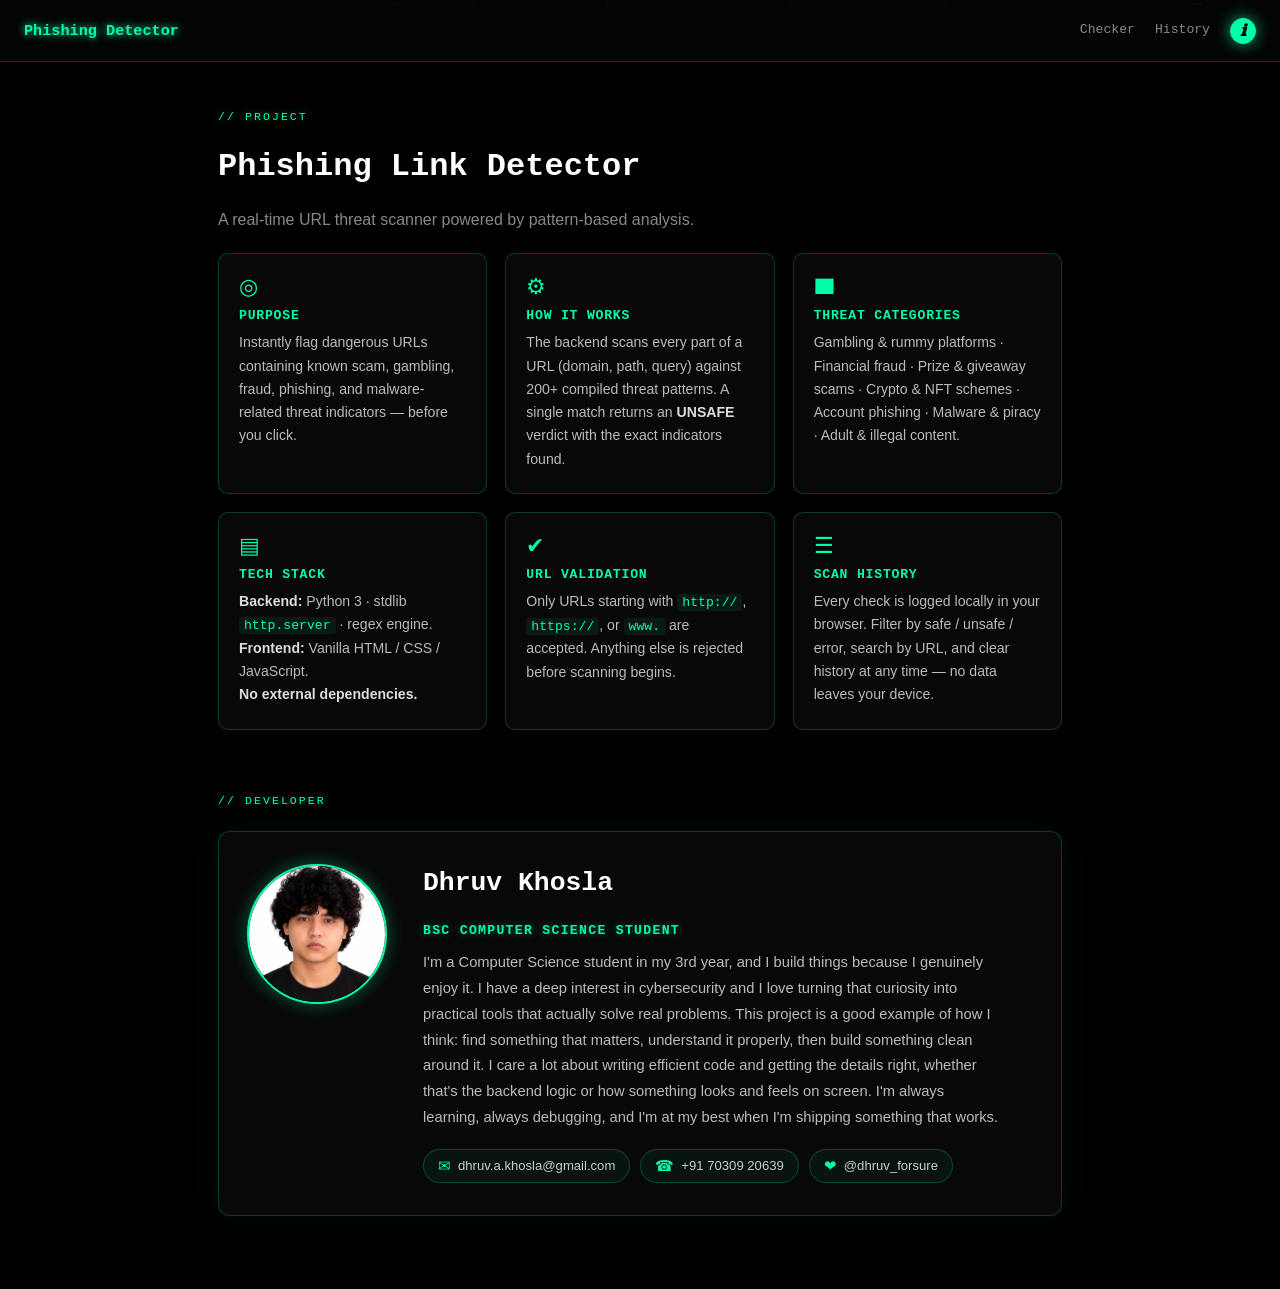
<file: about.html>
<!DOCTYPE html>
<html lang="en">
<head>
  <meta charset="UTF-8" />
  <meta name="viewport" content="width=device-width, initial-scale=1.0"/>
  <title>About — Phishing Link Detector</title>
  <link rel="stylesheet" href="style.css" />
  <link rel="stylesheet" href="about.css" />
</head>
<body class="page-about">

<canvas id="matrix"></canvas>

<!-- Navigation -->
<nav class="site-nav">
  <a href="index.html" class="nav-brand">Phishing Detector</a>
  <div class="nav-links">
    <a href="index.html" class="nav-link">Checker</a>
    <a href="history.html" class="nav-link">History</a>
    <a href="about.html" class="nav-link nav-info-btn active" title="About this project">&#x2139;</a>
  </div>
</nav>

<main class="about-wrapper">

  <!-- ── PROJECT INFO ─────────────────────────────────── -->
  <section class="about-section" id="project">
    <div class="section-label">// PROJECT</div>
    <h1 class="about-title">Phishing Link Detector</h1>
    <p class="about-subtitle">A real-time URL threat scanner powered by pattern-based analysis.</p>

    <div class="info-grid">

      <div class="info-card">
        <div class="info-card-icon">&#x25CE;</div>
        <h3>Purpose</h3>
        <p>Instantly flag dangerous URLs containing known scam, gambling, fraud, phishing, and malware-related threat indicators — before you click.</p>
      </div>

      <div class="info-card">
        <div class="info-card-icon">&#x2699;</div>
        <h3>How It Works</h3>
        <p>The backend scans every part of a URL (domain, path, query) against 200+ compiled threat patterns. A single match returns an <strong>UNSAFE</strong> verdict with the exact indicators found.</p>
      </div>

      <div class="info-card">
        <div class="info-card-icon">&#x2BC0;</div>
        <h3>Threat Categories</h3>
        <p>Gambling &amp; rummy platforms · Financial fraud · Prize &amp; giveaway scams · Crypto &amp; NFT schemes · Account phishing · Malware &amp; piracy · Adult &amp; illegal content.</p>
      </div>

      <div class="info-card">
        <div class="info-card-icon">&#x25A4;</div>
        <h3>Tech Stack</h3>
        <p><strong>Backend:</strong> Python 3 · stdlib <code>http.server</code> · regex engine.<br/>
           <strong>Frontend:</strong> Vanilla HTML / CSS / JavaScript.<br/>
           <strong>No external dependencies.</strong></p>
      </div>

      <div class="info-card">
        <div class="info-card-icon">&#x2714;</div>
        <h3>URL Validation</h3>
        <p>Only URLs starting with <code>http://</code>, <code>https://</code>, or <code>www.</code> are accepted. Anything else is rejected before scanning begins.</p>
      </div>

      <div class="info-card">
        <div class="info-card-icon">&#x2630;</div>
        <h3>Scan History</h3>
        <p>Every check is logged locally in your browser. Filter by safe / unsafe / error, search by URL, and clear history at any time — no data leaves your device.</p>
      </div>

    </div>
  </section>

  <!-- ── DEVELOPER INFO ───────────────────────────────── -->
  <section class="about-section" id="developer">
    <div class="section-label">// DEVELOPER</div>

    <div class="dev-card">

      <div class="dev-photo-wrap">
        <img
          src="Dhruv profile.jpeg"
          alt="Dhruv Khosla"
          class="dev-photo"
          onerror="this.style.display='none';document.getElementById('dev-avatar-fallback').style.display='flex';"
        />
        <div id="dev-avatar-fallback" class="dev-avatar-fallback" style="display:none;">DK</div>
      </div>

      <div class="dev-info">
        <h2 class="dev-name">Dhruv Khosla</h2>
        <p class="dev-tagline">BSc Computer Science Student</p>

        <p class="dev-bio">
          I'm a Computer Science student in my 3rd year, and I build things because I genuinely
          enjoy it. I have a deep interest in cybersecurity and I love
          turning that curiosity into practical tools that actually solve real problems. This
          project is a good example of how I think: find something that matters, understand it
          properly, then build something clean around it. I care a lot about writing efficient
          code and getting the details right, whether that's the backend logic or how something
          looks and feels on screen. I'm always learning, always debugging, and I'm at my best
          when I'm shipping something that works.
        </p>

        <div class="dev-contacts">

          <a href="mailto:dhruv.a.khosla@gmail.com" class="contact-chip" title="Send email">
            <span class="contact-icon">&#x2709;</span>
            <span>dhruv.a.khosla@gmail.com</span>
          </a>

          <a href="tel:+917030920639" class="contact-chip" title="Call">
            <span class="contact-icon">&#x260E;</span>
            <span>+91 70309 20639</span>
          </a>

          <a href="https://www.instagram.com/dhruv_forsure" target="_blank" rel="noopener noreferrer" class="contact-chip" title="Instagram">
            <span class="contact-icon">&#x2764;</span>
            <span>@dhruv_forsure</span>
          </a>

        </div>
      </div>

    </div>
  </section>

</main>

<script src="script.js"></script>
</body>
</html>
</file>
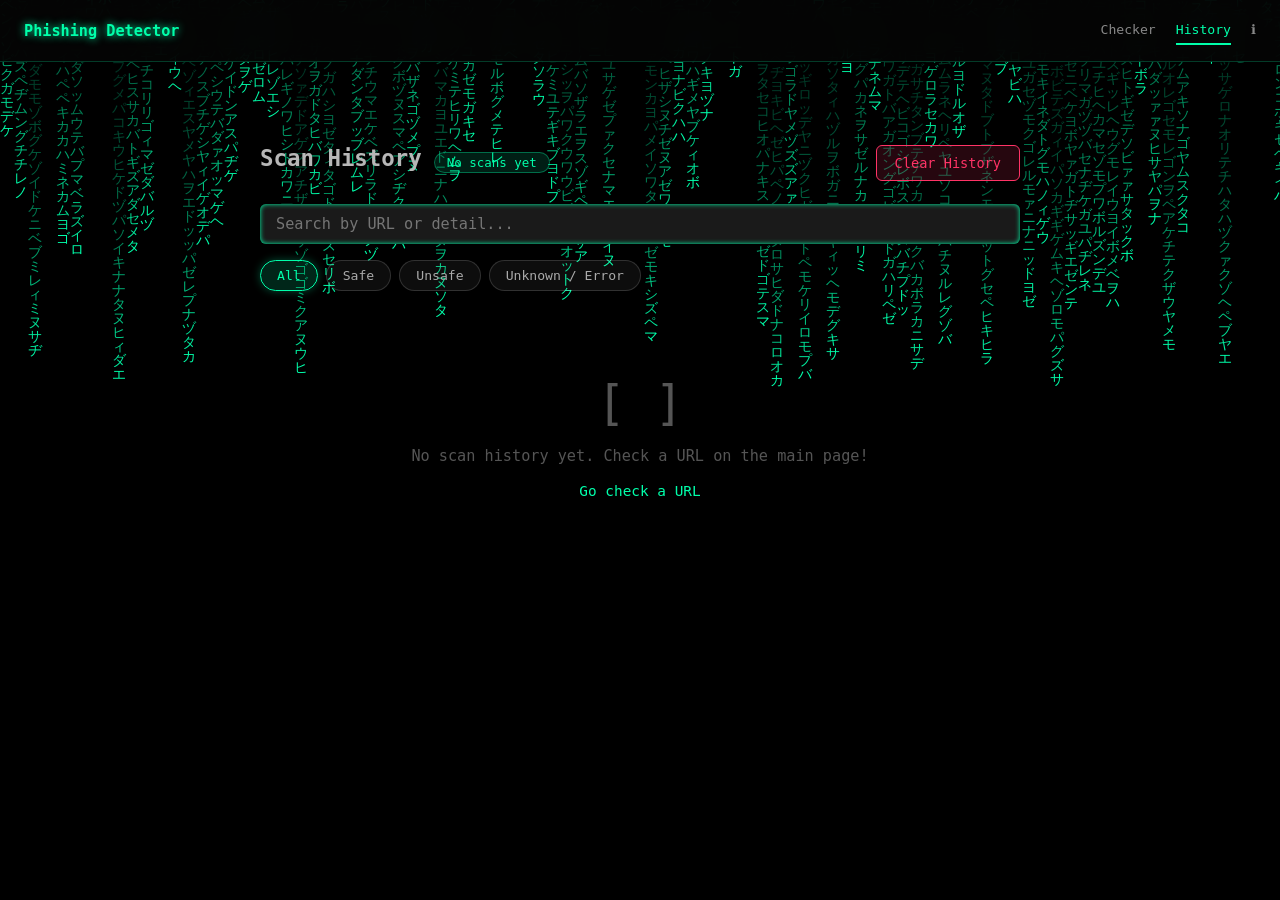
<file: history.html>
<!DOCTYPE html>
<html lang="en">
<head>
  <meta charset="UTF-8" />
  <meta name="viewport" content="width=device-width, initial-scale=1.0"/>
  <title>Scan History — Phishing Link Detector</title>
  <link rel="stylesheet" href="style.css" />
  <link rel="stylesheet" href="history.css" />
</head>
<body class="page-history">

<canvas id="matrix"></canvas>

<!-- Navigation -->
<nav class="site-nav">
  <a href="index.html" class="nav-brand">Phishing Detector</a>
  <div class="nav-links">
    <a href="index.html" class="nav-link">Checker</a>
    <a href="history.html" class="nav-link active">History</a>
    <a href="about.html" class="nav-link nav-info-btn" title="About this project">&#x2139;</a>
  </div>
</nav>

<!-- History Page -->
<div id="history-page" class="history-wrapper">

  <!-- Header row -->
  <div class="history-header">
    <div class="history-title-group">
      <h2>Scan History</h2>
      <span id="history-count" class="history-count-badge">No scans yet</span>
    </div>
    <button id="clear-history-btn" class="btn-danger">Clear History</button>
  </div>

  <!-- Search bar -->
  <div class="search-wrap">
    <input
      type="text"
      id="history-search"
      class="history-search"
      placeholder="Search by URL or detail..."
      aria-label="Search history"
    />
  </div>

  <!-- Filter tabs -->
  <div class="filter-bar" role="group" aria-label="Filter scans">
    <button class="filter-btn active" data-filter="all">All</button>
    <button class="filter-btn" data-filter="safe">Safe</button>
    <button class="filter-btn" data-filter="unsafe">Unsafe</button>
    <button class="filter-btn" data-filter="error">Unknown / Error</button>
  </div>

  <!-- Entry list -->
  <div id="history-list" class="history-list" aria-live="polite"></div>

</div>

<!-- Confirmation Modal -->
<div id="confirm-modal" class="modal-backdrop" role="dialog" aria-modal="true" aria-labelledby="modal-title">
  <div class="modal-box">
    <h3 id="modal-title">Clear Scan History</h3>
    <p>Are you sure you want to permanently clear your scan history? This action cannot be undone.</p>
    <div class="modal-actions">
      <button id="modal-cancel" class="btn-secondary">Cancel</button>
      <button id="modal-confirm" class="btn-danger">Yes, Clear All</button>
    </div>
  </div>
</div>

<script src="script.js"></script>
<script src="history.js"></script>
</body>
</html>
</file>
<file: style.css>
/* =========================================================
   PHISHING DETECTOR — MATRIX CYBERSECURITY THEME
   ========================================================= */

:root {
  --matrix-green: #00ffaa;
  --matrix-green-light: #00ffcc;
  --safe-green: #00ff88;
  --danger-red: #ff3366;
  --background: #000;
  --panel-background: rgba(10, 10, 10, 0.88);
  --input-background: #1a1a1a;
  --muted-text: #888;
  --border-color: rgba(0, 255, 170, 0.22);
  --nav-height: 62px;
  --glow: 0 0 12px rgba(0, 255, 170, 0.55);
}

* {
  margin: 0;
  padding: 0;
  box-sizing: border-box;
}

html {
  min-height: 100%;
  background: var(--background);
  scroll-behavior: smooth;
}

body {
  min-height: 100vh;
  font-family: "Orbitron", monospace;
  background: var(--background);
  color: #fff;
}

/* =========================================================
   MATRIX CANVAS
   ========================================================= */

canvas#matrix {
  position: fixed;
  inset: 0;
  width: 100%;
  height: 100%;
  z-index: 0;
  pointer-events: none;
}

/* =========================================================
   PAGE LAYOUTS
   ========================================================= */

body.page-scanner {
  display: flex;
  justify-content: center;
  align-items: center;
  min-height: 100vh;
  padding: 82px 20px 30px;
  overflow-x: hidden;
  position: relative;
}

body.page-history {
  display: block;
  min-height: 100vh;
  padding-top: var(--nav-height);
  overflow-x: hidden;
  overflow-y: auto;
  position: relative;
}

/* =========================================================
   NAVIGATION
   ========================================================= */

.site-nav {
  position: fixed;
  top: 0;
  left: 0;
  right: 0;
  min-height: var(--nav-height);
  z-index: 10;

  display: flex;
  align-items: center;
  justify-content: space-between;
  gap: 20px;

  padding: 12px 24px;
  background: rgba(5, 5, 5, 0.92);
  backdrop-filter: blur(12px);
  -webkit-backdrop-filter: blur(12px);

  border-bottom: 1px solid var(--border-color);
}

.nav-brand {
  font-size: 0.95rem;
  font-weight: 700;
  color: var(--matrix-green);
  text-decoration: none;
  text-shadow: 0 0 8px var(--matrix-green);
  white-space: nowrap;
}

.nav-links {
  display: flex;
  align-items: center;
  gap: 20px;
}

.nav-link {
  display: inline-block;
  padding: 6px 0;

  font-family: inherit;
  font-size: 0.82rem;
  color: var(--muted-text);
  text-decoration: none;

  border-bottom: 2px solid transparent;
  transition: color 0.2s ease, border-color 0.2s ease;
}

.nav-link:hover,
.nav-link.active {
  color: var(--matrix-green);
}

.nav-link.active {
  border-bottom-color: var(--matrix-green);
}

.nav-link:focus-visible,
.nav-brand:focus-visible {
  outline: 2px solid var(--matrix-green);
  outline-offset: 5px;
}

/* =========================================================
   MAIN CONTAINER
   ========================================================= */

.container {
  position: relative;
  z-index: 1;

  width: 100%;
  max-width: 410px;
  margin: 0 auto;
  padding: 35px;

  text-align: center;
  background: var(--panel-background);
  border: 1px solid rgba(0, 255, 170, 0.08);
  border-radius: 12px;

  backdrop-filter: blur(10px);
  -webkit-backdrop-filter: blur(10px);

  box-shadow:
    0 0 30px rgba(0, 255, 170, 0.05),
    0 12px 40px rgba(0, 0, 0, 0.5);
}

h2 {
  margin-bottom: 8px;
  color: #c5c5c5;
  font-size: 1.45rem;
  line-height: 1.5;
  overflow-wrap: anywhere;
  animation: glitch 4s infinite;
}

/* =========================================================
   URL INPUT
   ========================================================= */

.container input {
  display: block;
  width: 100%;
  min-width: 0;
  margin: 16px 0;

  padding: 12px;
  border: 1px solid rgba(0, 255, 170, 0.35);
  border-radius: 6px;

  background: var(--input-background);
  color: #fff;
  font-family: Arial, sans-serif;
  font-size: 1rem;

  box-shadow: inset 0 0 5px rgba(0, 255, 170, 0.35);

  transition:
    border-color 0.2s ease,
    box-shadow 0.2s ease;
}

.container input::placeholder {
  color: #858585;
  opacity: 1;
}

.container input:focus {
  outline: 2px solid transparent;
  border-color: var(--matrix-green);

  box-shadow:
    0 0 12px rgba(0, 255, 170, 0.55),
    inset 0 0 5px rgba(0, 255, 170, 0.3);
}

/* =========================================================
   BUTTONS
   ========================================================= */

.container button {
  display: block;
  width: 100%;
  min-height: 44px;
  padding: 12px 20px;

  border: 1px solid transparent;
  border-radius: 6px;

  background: var(--matrix-green);
  color: #000;

  font-family: inherit;
  font-size: 1rem;
  font-weight: 700;

  cursor: pointer;
  box-shadow: var(--glow);

  transition:
    background 0.2s ease,
    box-shadow 0.2s ease,
    transform 0.2s ease,
    opacity 0.2s ease;
}

.container button:hover:not(:disabled) {
  background: var(--matrix-green-light);
  box-shadow:
    0 0 20px rgba(0, 255, 170, 0.65),
    inset 0 0 10px rgba(0, 255, 170, 0.15);
  transform: translateY(-1px);
}

.container button:active:not(:disabled) {
  transform: translateY(0);
}

.container button:focus-visible {
  outline: 2px solid #fff;
  outline-offset: 4px;
}

.container button:disabled {
  cursor: wait;
  opacity: 0.65;
  transform: none;
}

/* =========================================================
   SCAN RESULT
   ========================================================= */

.result {
  margin-top: 20px;
  padding: 12px 8px;

  font-size: 0.95rem;
  line-height: 1.7;
  overflow-wrap: anywhere;

  border-radius: 6px;
}

.result:empty {
  display: none;
}

.safe {
  color: var(--safe-green);
  text-shadow: 0 0 8px rgba(0, 255, 136, 0.45);
}

.warning {
  color: var(--danger-red);
  text-shadow: 0 0 8px rgba(255, 51, 102, 0.35);
}

.loading {
  color: var(--matrix-green);
  text-shadow: 0 0 8px rgba(0, 255, 170, 0.35);
}

/* =========================================================
   GLITCH ANIMATION
   ========================================================= */

@keyframes glitch {
  0%, 94%, 100% {
    text-shadow: none;
    transform: none;
  }

  95% {
    text-shadow: 2px 0 #ff3366, -2px 0 var(--matrix-green);
    transform: skewX(1deg);
  }

  97% {
    text-shadow: -2px 0 #ff3366, 2px 0 var(--matrix-green);
    transform: skewX(-1deg);
  }
}

/* =========================================================
   MOBILE RESPONSIVENESS
   ========================================================= */

@media (max-width: 500px) {
  :root {
    --nav-height: 58px;
  }

  .site-nav {
    padding: 10px 14px;
    gap: 12px;
  }

  .nav-brand {
    font-size: 0.8rem;
  }

  .nav-links {
    gap: 14px;
  }

  .nav-link {
    font-size: 0.72rem;
  }

  body.page-scanner {
    padding: 78px 14px 24px;
  }

  .container {
    max-width: 100%;
    padding: 26px 20px;
  }

  h2 {
    font-size: 1.2rem;
  }

  .container input,
  .container button {
    font-size: 0.95rem;
    padding: 11px;
  }

  .result {
    font-size: 0.85rem;
  }
}

/* =========================================================
   SHORT SCREENS
   ========================================================= */

@media (max-height: 500px) {
  body.page-scanner {
    align-items: flex-start;
    padding-top: 78px;
    padding-bottom: 20px;
  }

  .container {
    margin-top: 0;
    padding: 20px;
  }

  h2 {
    font-size: 1.15rem;
  }
}

/* Respect the user's motion preferences. */

@media (prefers-reduced-motion: reduce) {
  *,
  *::before,
  *::after {
    scroll-behavior: auto !important;
    animation-duration: 0.01ms !important;
    animation-iteration-count: 1 !important;
    transition-duration: 0.01ms !important;
  }
}
</file>
<file: about.css>
/* =========================================================
   ABOUT PAGE — extends style.css
   ========================================================= */

body.page-about {
  display: block;
  min-height: 100vh;
  padding-top: var(--nav-height);
  overflow-x: hidden;
  overflow-y: auto;
  position: relative;
}

/* ── (i) button in nav ───────────────────────────────────── */

.nav-info-btn {
  display: inline-flex;
  align-items: center;
  justify-content: center;
  width: 26px;
  height: 26px;
  border-radius: 50%;
  border: 1.5px solid var(--matrix-green) !important;
  color: var(--matrix-green) !important;
  font-size: 1rem;
  font-weight: 900;
  font-family: Georgia, serif;   /* serif renders ℹ cleanly */
  font-style: italic;
  text-decoration: none;
  line-height: 1;
  transition: background 0.2s, box-shadow 0.2s, color 0.2s;
  box-shadow: 0 0 6px rgba(0, 255, 170, 0.3);
  border-bottom: 1.5px solid var(--matrix-green) !important;
}

.nav-info-btn:hover,
.nav-info-btn.active {
  background: var(--matrix-green);
  color: #000 !important;
  box-shadow: 0 0 16px rgba(0, 255, 170, 0.65);
}

/* ── Page wrapper ────────────────────────────────────────── */

.about-wrapper {
  position: relative;
  z-index: 1;
  max-width: 900px;
  margin: 0 auto;
  padding: 48px 28px 72px;
  display: flex;
  flex-direction: column;
  gap: 64px;
}

/* ── Section ─────────────────────────────────────────────── */

.about-section {
  display: flex;
  flex-direction: column;
  gap: 24px;
}

.section-label {
  font-family: "Orbitron", monospace;
  font-size: 0.72rem;
  letter-spacing: 0.18em;
  color: var(--matrix-green);
  text-shadow: 0 0 8px rgba(0, 255, 170, 0.5);
  text-transform: uppercase;
}

.about-title {
  font-size: 2rem;
  font-weight: 700;
  color: #fff;
  animation: glitch 4s infinite;
  line-height: 1.25;
}

.about-subtitle {
  font-size: 1rem;
  color: var(--muted-text);
  font-family: Arial, sans-serif;
  max-width: 560px;
}

/* ── Info grid ───────────────────────────────────────────── */

.info-grid {
  display: grid;
  grid-template-columns: repeat(auto-fill, minmax(248px, 1fr));
  gap: 18px;
}

.info-card {
  background: var(--panel-background);
  border: 1px solid var(--border-color);
  border-radius: 10px;
  padding: 22px 20px;
  backdrop-filter: blur(8px);
  -webkit-backdrop-filter: blur(8px);
  transition: border-color 0.2s, box-shadow 0.2s;
}

.info-card:hover {
  border-color: rgba(0, 255, 170, 0.45);
  box-shadow: 0 0 18px rgba(0, 255, 170, 0.1);
}

.info-card-icon {
  font-size: 1.4rem;
  margin-bottom: 10px;
  font-family: "Segoe UI Symbol", "Apple Symbols", sans-serif;
  color: var(--matrix-green);
  line-height: 1;
}

.info-card h3 {
  font-size: 0.82rem;
  font-weight: 700;
  letter-spacing: 0.06em;
  color: var(--matrix-green);
  margin-bottom: 8px;
  text-transform: uppercase;
}

.info-card p {
  font-family: Arial, sans-serif;
  font-size: 0.88rem;
  color: #bbb;
  line-height: 1.65;
}

.info-card p code {
  font-size: 0.82rem;
  background: rgba(0, 255, 170, 0.08);
  color: var(--matrix-green);
  padding: 1px 5px;
  border-radius: 3px;
}

.info-card p strong {
  color: #ddd;
}

/* ── Developer card ──────────────────────────────────────── */

.dev-card {
  display: flex;
  gap: 36px;
  align-items: flex-start;
  background: var(--panel-background);
  border: 1px solid var(--border-color);
  border-radius: 12px;
  padding: 32px 28px;
  backdrop-filter: blur(8px);
  -webkit-backdrop-filter: blur(8px);
  box-shadow: 0 0 30px rgba(0, 255, 170, 0.05);
  flex-wrap: wrap;
}

/* Photo */

.dev-photo-wrap {
  flex-shrink: 0;
}

.dev-photo {
  width: 140px;
  height: 140px;
  object-fit: cover;
  border-radius: 50%;
  border: 2.5px solid var(--matrix-green);
  box-shadow: 0 0 18px rgba(0, 255, 170, 0.35);
  display: block;
}

.dev-avatar-fallback {
  width: 140px;
  height: 140px;
  border-radius: 50%;
  border: 2.5px solid var(--matrix-green);
  box-shadow: 0 0 18px rgba(0, 255, 170, 0.35);
  background: #111;
  color: var(--matrix-green);
  font-size: 2rem;
  font-weight: 700;
  align-items: center;
  justify-content: center;
}

/* Info block */

.dev-info {
  flex: 1;
  min-width: 220px;
  display: flex;
  flex-direction: column;
  gap: 12px;
}

.dev-name {
  font-size: 1.65rem;
  font-weight: 700;
  color: #fff;
  animation: glitch 5s infinite;
}

.dev-tagline {
  font-size: 0.82rem;
  font-weight: 700;
  letter-spacing: 0.1em;
  text-transform: uppercase;
  color: var(--matrix-green);
  text-shadow: 0 0 8px rgba(0, 255, 170, 0.4);
}

.dev-bio {
  font-family: Arial, sans-serif;
  font-size: 0.92rem;
  color: #bbb;
  line-height: 1.75;
  max-width: 580px;
}

/* Contacts */

.dev-contacts {
  display: flex;
  flex-wrap: wrap;
  gap: 10px;
  margin-top: 6px;
}

.contact-chip {
  display: inline-flex;
  align-items: center;
  gap: 7px;
  padding: 7px 14px;
  border: 1px solid var(--border-color);
  border-radius: 999px;
  background: rgba(0, 255, 170, 0.05);
  color: #ccc;
  font-family: Arial, sans-serif;
  font-size: 0.82rem;
  text-decoration: none;
  transition: border-color 0.2s, background 0.2s, color 0.2s, box-shadow 0.2s;
  white-space: nowrap;
}

.contact-chip:hover {
  border-color: var(--matrix-green);
  background: rgba(0, 255, 170, 0.1);
  color: var(--matrix-green);
  box-shadow: 0 0 10px rgba(0, 255, 170, 0.2);
}

.contact-icon {
  font-size: 0.95rem;
  font-family: "Segoe UI Symbol", "Apple Symbols", sans-serif;
  color: var(--matrix-green);
}

/* ── Responsive ──────────────────────────────────────────── */

@media (max-width: 600px) {
  .about-wrapper {
    padding: 32px 16px 56px;
    gap: 48px;
  }

  .about-title {
    font-size: 1.5rem;
  }

  .dev-card {
    flex-direction: column;
    align-items: center;
    text-align: center;
    padding: 24px 18px;
  }

  .dev-contacts {
    justify-content: center;
  }

  .dev-bio {
    text-align: left;
  }

  .info-grid {
    grid-template-columns: 1fr;
  }
}
</file>
<file: history.css>
/* ============================================================
   history.css — History page styles
   Extends the base design system in style.css (dark / neon-green)
   ============================================================ */

/* ── Nav overrides for history page layout ── */
.history-wrapper {
  position: relative;
  z-index: 1;
  width: 100%;
  max-width: 800px;
  margin: 0 auto;
  padding: 20px 20px 60px;
  /* push content below the fixed nav */
  padding-top: 80px;
}

/* ── Header row ── */
.history-header {
  display: flex;
  align-items: center;
  justify-content: space-between;
  flex-wrap: wrap;
  gap: 12px;
  margin-bottom: 20px;
}

.history-title-group {
  display: flex;
  align-items: center;
  gap: 12px;
  flex-wrap: wrap;
}

.history-title-group h2 {
  font-size: 1.4rem;
  color: #b7b7b7;
  animation: none;   /* override glitch on this page */
  white-space: nowrap;
}

.history-count-badge {
  background: rgba(0, 255, 170, 0.12);
  color: #00ffaa;
  border: 1px solid rgba(0, 255, 170, 0.35);
  border-radius: 20px;
  padding: 2px 12px;
  font-size: 0.78rem;
  font-family: 'Orbitron', monospace;
  white-space: nowrap;
}

/* ── Search bar ── */
.search-wrap {
  margin-bottom: 16px;
}

.history-search {
  width: 100%;
  padding: 11px 16px;
  background: #1a1a1a;
  border: none;
  border-radius: 6px;
  color: #fff;
  font-size: 0.95rem;
  font-family: 'Orbitron', monospace;
  box-shadow: inset 0 0 5px #00ffaa;
  box-sizing: border-box;
}

.history-search:focus {
  outline: none;
  box-shadow: 0 0 10px #00ffaa, inset 0 0 5px #00ffaa;
}

/* ── Filter bar ── */
.filter-bar {
  display: flex;
  gap: 8px;
  flex-wrap: wrap;
  margin-bottom: 24px;
}

.filter-btn {
  background: rgba(255,255,255,0.05);
  border: 1px solid rgba(255,255,255,0.15);
  color: #aaa;
  padding: 7px 16px;
  border-radius: 20px;
  cursor: pointer;
  font-size: 0.82rem;
  font-family: 'Orbitron', monospace;
  transition: all 0.2s;
  box-shadow: none;
  width: auto;
}

.filter-btn:hover {
  border-color: #00ffaa;
  color: #00ffaa;
  background: rgba(0, 255, 170, 0.08);
  box-shadow: none;
}

.filter-btn.active {
  background: rgba(0, 255, 170, 0.15);
  border-color: #00ffaa;
  color: #00ffaa;
  box-shadow: 0 0 8px rgba(0, 255, 170, 0.3);
}

/* ── History list ── */
.history-list {
  display: flex;
  flex-direction: column;
  gap: 14px;
}

/* ── Cards ── */
.history-card {
  background: rgba(15, 15, 15, 0.9);
  border-radius: 10px;
  padding: 16px 18px;
  border-left: 4px solid #555;
  backdrop-filter: blur(6px);
  transition: transform 0.15s;
}

.history-card:hover {
  transform: translateY(-2px);
}

.history-card.safe   { border-left-color: #00ff88; }
.history-card.unsafe { border-left-color: #ff3366; }
.history-card.error  { border-left-color: #ffaa00; }

/* Card header */
.card-header {
  display: flex;
  align-items: center;
  gap: 10px;
  flex-wrap: wrap;
  margin-bottom: 8px;
}

.card-icon {
  font-size: 1.1rem;
  flex-shrink: 0;
}

.card-url {
  flex: 1;
  font-size: 0.92rem;
  color: #e0e0e0;
  word-break: break-all;
  font-family: monospace;
}

/* Status badge */
.card-badge {
  font-size: 0.72rem;
  font-family: 'Orbitron', monospace;
  padding: 3px 10px;
  border-radius: 12px;
  font-weight: bold;
  white-space: nowrap;
  flex-shrink: 0;
}

.badge-safe {
  background: rgba(0, 255, 136, 0.12);
  color: #00ff88;
  border: 1px solid rgba(0, 255, 136, 0.4);
  text-shadow: 0 0 6px #00ff88;
}

.badge-unsafe {
  background: rgba(255, 51, 102, 0.12);
  color: #ff3366;
  border: 1px solid rgba(255, 51, 102, 0.4);
  text-shadow: 0 0 6px #ff3366;
}

.badge-error {
  background: rgba(255, 170, 0, 0.12);
  color: #ffaa00;
  border: 1px solid rgba(255, 170, 0, 0.4);
  text-shadow: 0 0 6px #ffaa00;
}

/* Card meta row */
.card-meta {
  display: flex;
  gap: 16px;
  flex-wrap: wrap;
  font-size: 0.78rem;
  color: #666;
  margin-bottom: 8px;
}

.meta-item {
  white-space: nowrap;
}

/* Card detail */
.card-detail {
  font-size: 0.82rem;
  color: #888;
  border-top: 1px solid rgba(255,255,255,0.07);
  padding-top: 8px;
  line-height: 1.5;
}

/* ── Empty state ── */
.empty-state {
  text-align: center;
  padding: 60px 20px;
  color: #555;
}

.empty-icon {
  font-size: 3rem;
  margin-bottom: 16px;
}

.empty-state p {
  font-size: 0.95rem;
  margin-bottom: 16px;
}

.back-link {
  color: #00ffaa;
  text-decoration: none;
  font-size: 0.9rem;
  border-bottom: 1px solid transparent;
  transition: border-color 0.2s;
}

.back-link:hover {
  border-bottom-color: #00ffaa;
}

/* ── Danger button ── */
.btn-danger {
  background: rgba(255, 51, 102, 0.15);
  border: 1px solid #ff3366;
  color: #ff3366;
  padding: 9px 18px;
  border-radius: 6px;
  cursor: pointer;
  font-size: 0.85rem;
  font-family: 'Orbitron', monospace;
  transition: all 0.2s;
  box-shadow: none;
  width: auto;
}

.btn-danger:hover {
  background: rgba(255, 51, 102, 0.28);
  box-shadow: 0 0 10px rgba(255, 51, 102, 0.4);
}

.btn-secondary {
  background: rgba(255,255,255,0.07);
  border: 1px solid rgba(255,255,255,0.2);
  color: #ccc;
  padding: 9px 18px;
  border-radius: 6px;
  cursor: pointer;
  font-size: 0.85rem;
  font-family: 'Orbitron', monospace;
  transition: all 0.2s;
  box-shadow: none;
  width: auto;
}

.btn-secondary:hover {
  border-color: #aaa;
  color: #fff;
}

/* ── Confirmation modal ── */
.modal-backdrop {
  display: none;
  position: fixed;
  inset: 0;
  background: rgba(0, 0, 0, 0.75);
  z-index: 100;
  align-items: center;
  justify-content: center;
  backdrop-filter: blur(4px);
}

.modal-backdrop.visible {
  display: flex;
}

.modal-box {
  background: #0f0f0f;
  border: 1px solid rgba(255, 255, 255, 0.15);
  border-radius: 12px;
  padding: 30px 28px;
  max-width: 420px;
  width: 90%;
  box-shadow: 0 0 40px rgba(0, 0, 0, 0.8);
}

.modal-box h3 {
  font-size: 1.1rem;
  color: #ff3366;
  margin-bottom: 12px;
  text-shadow: 0 0 8px rgba(255, 51, 102, 0.5);
}

.modal-box p {
  font-size: 0.88rem;
  color: #aaa;
  line-height: 1.6;
  margin-bottom: 24px;
}

.modal-actions {
  display: flex;
  gap: 12px;
  justify-content: flex-end;
}

/* ── Responsive ── */
@media (max-width: 600px) {
  .history-header {
    flex-direction: column;
    align-items: flex-start;
  }

  .history-title-group h2 {
    font-size: 1.15rem;
  }

  .card-header {
    flex-direction: column;
    align-items: flex-start;
  }

  .card-badge {
    align-self: flex-start;
  }

  .filter-bar {
    gap: 6px;
  }

  .filter-btn {
    padding: 6px 12px;
    font-size: 0.76rem;
  }

  .modal-actions {
    flex-direction: column-reverse;
  }

  .modal-actions button {
    width: 100%;
  }
}
</file>
